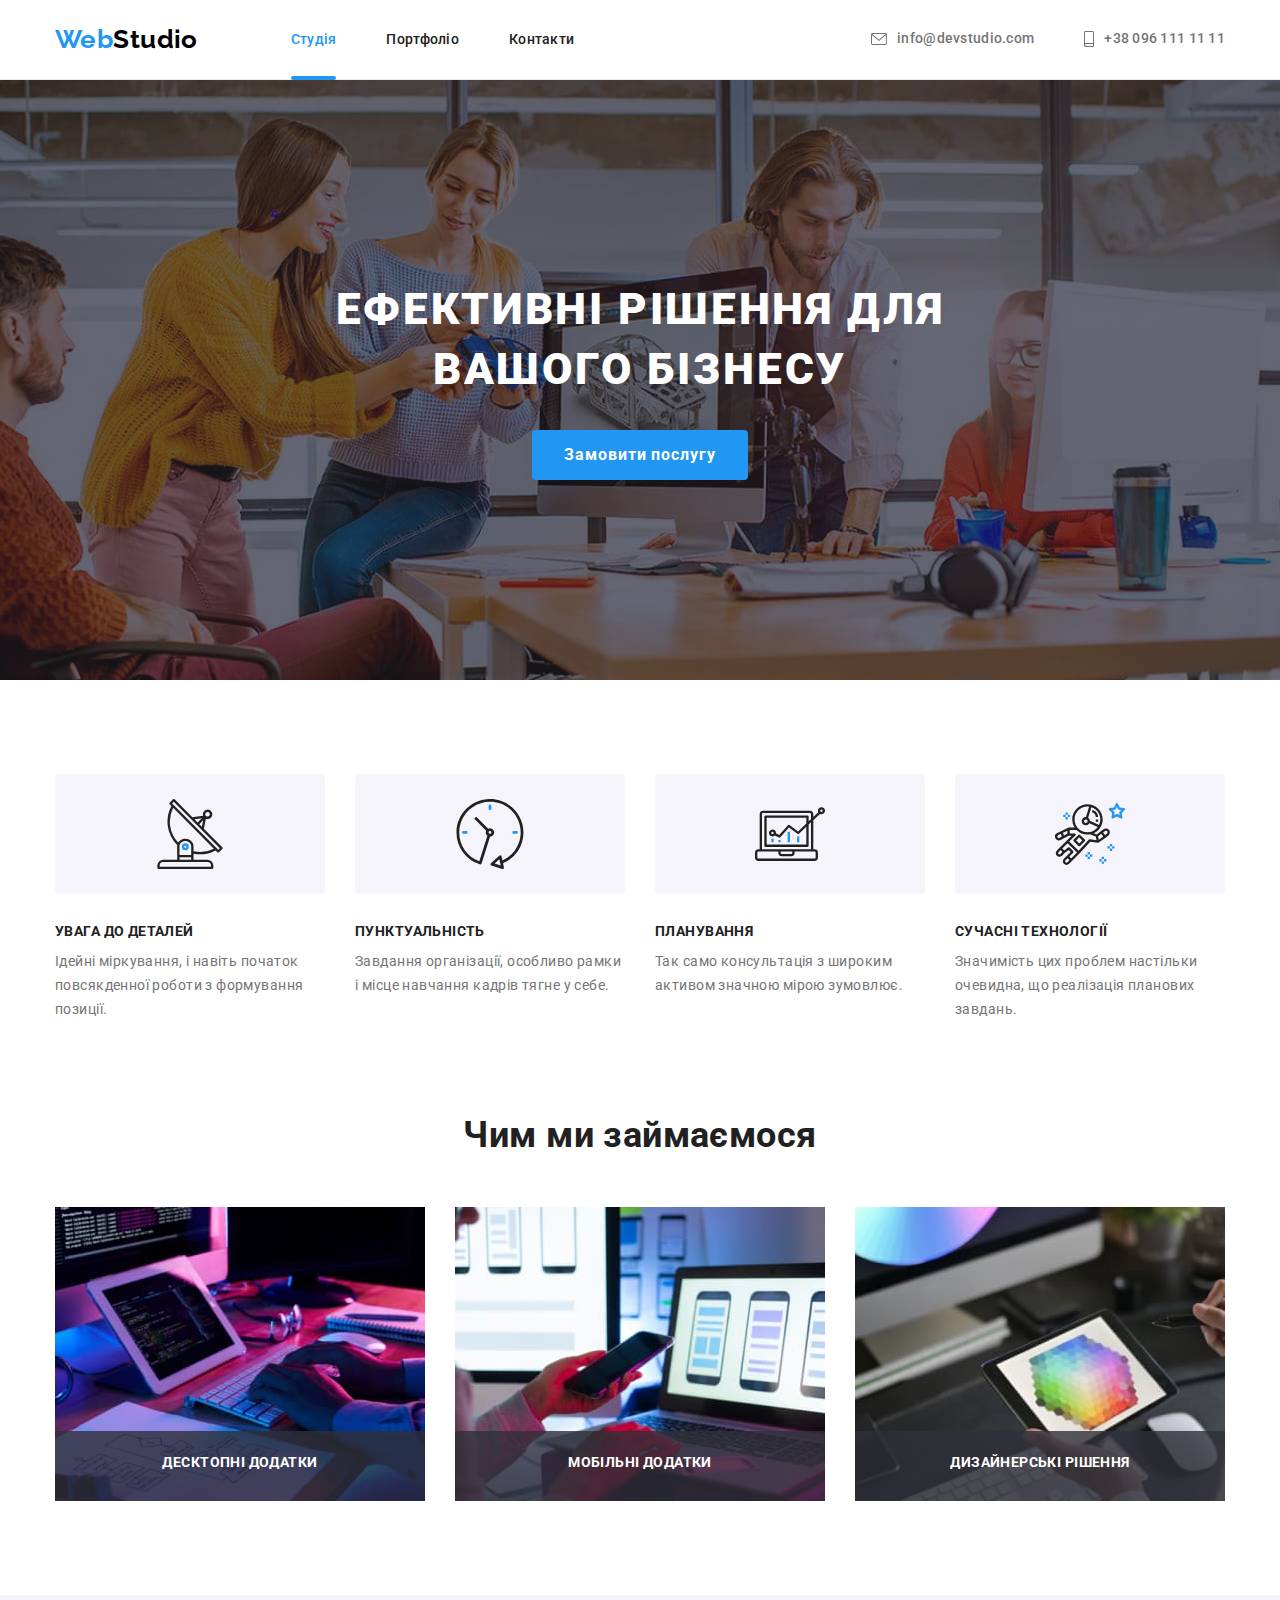
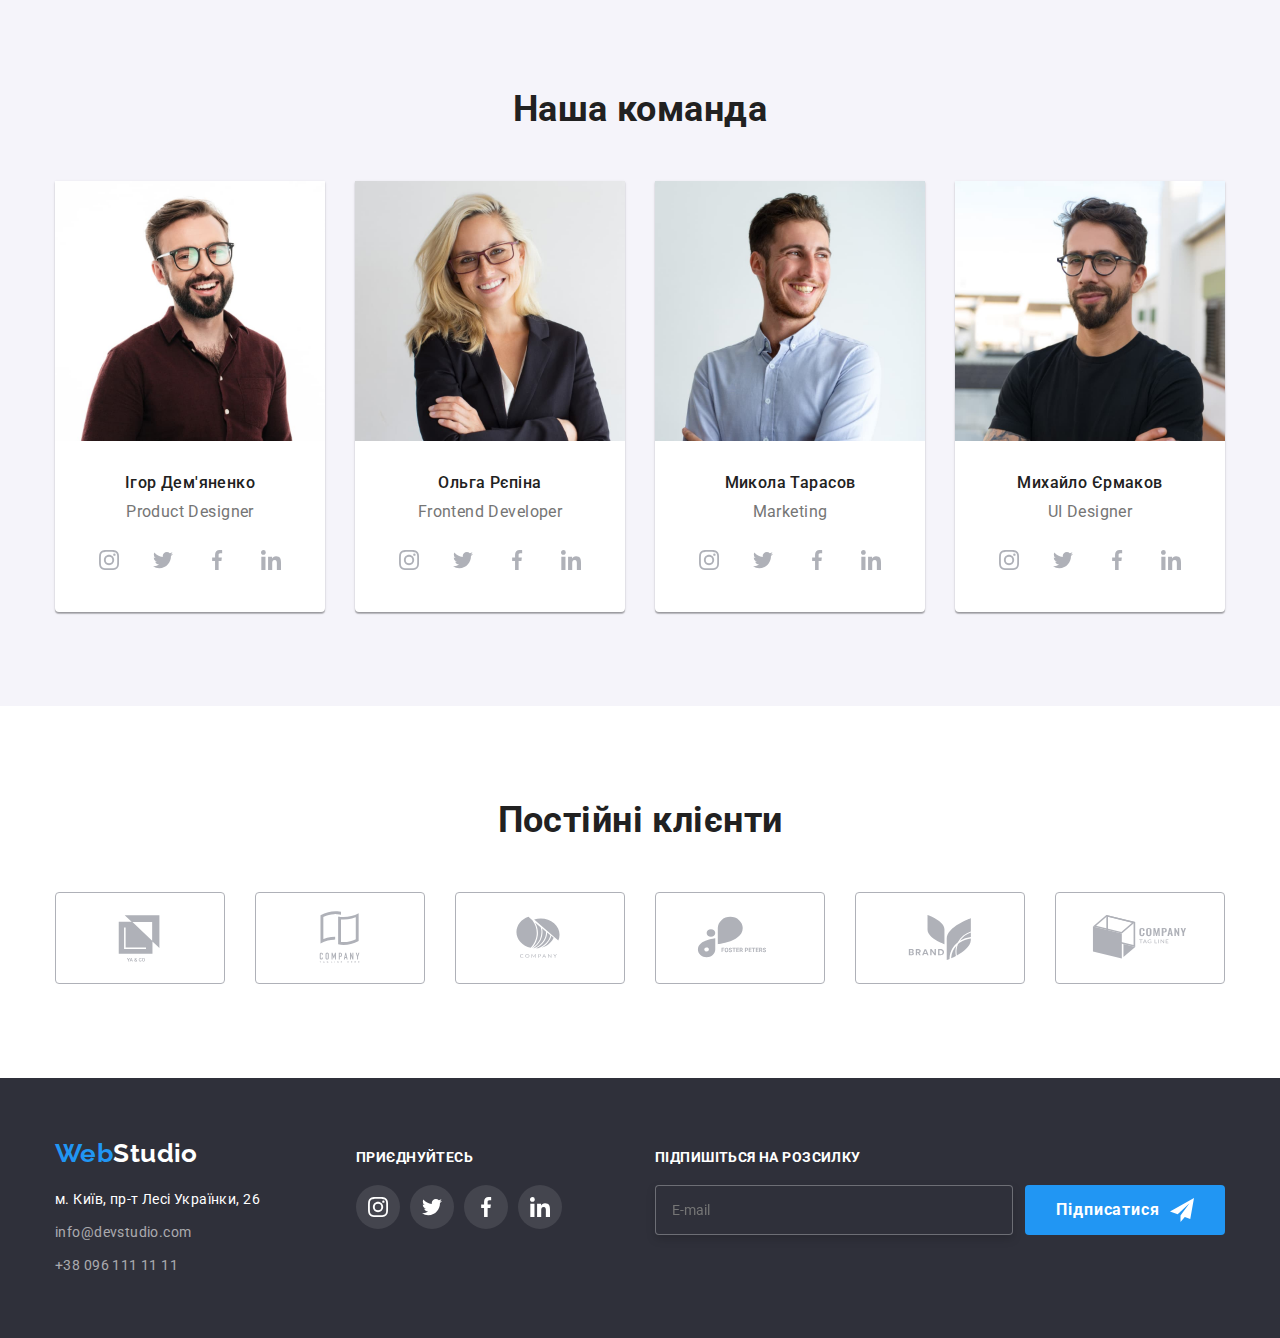
<file: index.html>
<!DOCTYPE html>
<html lang="uk">
<head>
    <meta charset="UTF-8">
    <meta http-equiv="X-UA-Compatible" content="IE=edge">
    <meta name="viewport" content="width=, initial-scale=1.0">
    <title>Document</title>
    <link rel="preconnect" href="https://fonts.googleapis.com">
<link rel="preconnect" href="https://fonts.gstatic.com" crossorigin>
<link href="https://fonts.googleapis.com/css2?family=Raleway:wght@700&family=Roboto:wght@400;500;700;900&display=swap" rel="stylesheet">
<link rel="stylesheet" href="https://cdnjs.cloudflare.com/ajax/libs/modern-normalize/1.1.0/modern-normalize.min.css">
<link rel="stylesheet" href="./css/main.min.css">    
</head>
<body>

    <!-- _____________хедер__________ -->
    <header class="header">
        <div class="container header-flex">
            <a href="./index.html" class="logo link"><span class="logo-web">Web</span>Studio</a>    
            <nav>
                <ul class="site-nav list">
                    <li class="site-nav__item"><a href="./index.html" class="link current">Студія</a></li>
                    <li class="site-nav__item"><a href="./portfolio.html" class="link">Портфоліо</a></li>
                    <li class="site-nav__item"><a href="" class="link">Контакти</a></li>
                </ul>
                </nav>
                <ul class="site-contacts list">
                    <li class="site-contacts__item">
                        <a href="mailto:info@devstudio.com" class="site-contacts__link link">
                        <svg class="site-contacts__icon" width="16" height="12">
                        <use href="./images/icon-sprite/sprite.svg#envelope">
                        </use>
                    </svg>
                    info@devstudio.com</a></li>
                    <li class="site-contacts__item"><a href="tel:+380961111111" class="site-contacts__link link">
                        <svg class="site-contacts__icon" width="10" height="16">
                            <use href="./images/icon-sprite/sprite.svg#smartphone">
                            </use>
                        </svg>
                        +38 096 111 11 11</a></li>
                </ul>
        </div>
    </header>

    <main>
        <!--____________герой_____________-->
        <section class="hero section">
            <div class="container">
                <div>
                    <h1 class="hero__title">Ефективні рішення для вашого бізнесу</h1>
                    <button type="button" class="button" data-modal-open>Замовити послугу</button>
                </div>
            </div>
        </section>

        <!--___________наші переваги_________________-->
        <section class="section about">
            <div class="container">
                <H2 hidden>Наші переваги</H2>
                    <ul class="list advantages-cards">
                        <li class="advantages-cards__item">
                            <div class="advantages-cards__img">
                                <svg width="70" height="70">
                                    <use href="./images/icon-sprite/sprite.svg#antenna"></use>
                                </svg>
                            </div>
                            <h3 class="advantages-cards__title">УВАГА ДО ДЕТАЛЕЙ</h3>
                            <p class="advantages-cards__text">Ідейні міркування, і навіть початок повсякденної роботи з формування позиції.</p>
                        </li>
                        <li class="advantages-cards__item">
                            <div class="advantages-cards__img">
                                <svg width="70" height="70">
                                    <use href="./images/icon-sprite/sprite.svg#clock"></use>
                                </svg>
                            </div>    
                            <h3 class="advantages-cards__title">ПУНКТУАЛЬНІСТЬ</h3>
                            <p class="advantages-cards__text">Завдання організації, особливо рамки і місце навчання кадрів тягне у себе.</p>
                        </li>
                        <li class="advantages-cards__item">
                            <div class="advantages-cards__img">
                                <svg width="70" height="70">
                                    <use href="./images/icon-sprite/sprite.svg#diagram"></use>
                                </svg>
                            </div>
                            <h3 class="advantages-cards__title">ПЛАНУВАННЯ</h3>
                            <p class="advantages-cards__text">Так само консультація з широким активом значною мірою зумовлює.</p>
                        </li>
                        <li class="advantages-cards__item">
                            <div class="advantages-cards__img">
                                <svg width="70" height="70">
                                    <use href="./images/icon-sprite/sprite.svg#astronaut"></use>
                                </svg>
                            </div>
                            <h3 class="advantages-cards__title">СУЧАСНІ ТЕХНОЛОГІЇ</h3>
                            <p class="advantages-cards__text">Значимість цих проблем настільки очевидна, що реалізація планових завдань.</p>
                        </li>
                    </ul>
            </div>
        </section>

        <!--____________Чим ми займаємося____________-->
        <section class="section">
            <div class="container">
                <h2 class="section-title">Чим ми займаємося</h2>
                <ul class="list project-cards">
                 <li class="project-cards__item">
                    <img src="./images/about/img1.jpg" alt="Клавіатура" width="370" height="294">
                    <div class="project-cards__overlay">
                        <p class="project-cards__text">
                            Десктопні додатки
                        </p>
                    </div>
                </li>
                 <li class="project-cards__item">
                    <img src="./images/about/img2.jpg" alt="Телефон" width="370" height="294">
                    <div class="project-cards__overlay">
                        <p class="project-cards__text">
                            Мобільні додатки
                        </p>
                    </div>
                </li>
                 <li class="project-cards__item">
                    <img src="./images/about/img3.jpg" alt="Планшет" width="370" height="294">
                    <div class="project-cards__overlay">
                        <p class="project-cards__text">
                            Дизайнерські рішення
                        </p>
                    </div>
                </li>
                </ul>
            </div>
          
        </section>

        <!--______________Наша команда_______________-->
        <section class="section team">
            <div class="container">
                <h2 class="section-title">Наша команда</h2>
                <ul class="list team-cards">
                    <li class="team-cards__item"><img src="./images/team/img1.jpg" alt="Бородань в окулярах" width="270" height="260">
                        <div class="team-wrapper">
                            <h3 class="team-cards__title">Ігор Дем'яненко</h3>
                            <p class="team-cards__text" lang="en">Product Designer</p>
                            <ul class="socials list">
                                <li class="socials-item">
                                    <a 
                                    class="socials__link link" 
                                    href="https://instagram.com/"
                                    target="_blank"
                                    rel="noopener noreferrer"
                                    aria-label="instagram-icon"
                                    >
                                    <svg class="socials__icon" width="20" height="20">
                                        <use href="./images/icon-sprite/sprite.svg#instagram" ></use>
                                    </svg>
                                </a>
                                </li>
                                <li>
                                    <a 
                                    class="socials__link link" 
                                    href="https://twitter.com/"
                                    target="_blank"
                                    rel="noopener noreferrer"
                                    aria-label="twitter-icon"
                                    >
                                    <svg class="socials__icon" width="20" height="20">
                                        <use href="./images/icon-sprite/sprite.svg#twitter" ></use>
                                    </svg>
                                </a>
                                </li>
                                <li>
                                    <a 
                                    class="socials__link link" 
                                    href="https://facebook.com/"
                                    target="_blank"
                                    rel="noopener noreferrer"
                                    aria-label="facebook-icon"
                                    >
                                    <svg class="socials__icon" width="20" height="20">
                                        <use href="./images/icon-sprite/sprite.svg#facebook" ></use>
                                    </svg>
                                </a>
                                </li>
                                <li>
                                    <a 
                                    class="socials__link link" 
                                    href="https://linkedin.com/"
                                    target="_blank"
                                    rel="noopener noreferrer"
                                    aria-label="linkedin-icon"
                                    >
                                    <svg class="socials__icon" width="20" height="20">
                                        <use href="./images/icon-sprite/sprite.svg#linkedin" ></use>
                                    </svg>
                                </a>
                                </li>
                            </ul>
                        </div> 
                    </li>
                    <li class="team-cards__item"><img src="./images/team/img2.jpg" alt="Блондинка в окулярах" width="270" height="260">
                        <div class="team-wrapper">
                            <h3 class="team-cards__title">Ольга Рєпіна</h3>
                            <p class="team-cards__text" lang="en">Frontend Developer</p>
                            <ul class="socials list">
                                <li class="socials-item">
                                    <a 
                                    class="socials__link link" 
                                    href="https://instagram.com/"
                                    target="_blank"
                                    rel="noopener noreferrer"
                                    aria-label="instagram-icon"
                                    >
                                    <svg class="socials__icon" width="20" height="20">
                                        <use href="./images/icon-sprite/sprite.svg#instagram" ></use>
                                    </svg>
                                </a>
                                </li>
                                <li>
                                    <a 
                                    class="socials__link link" 
                                    href="https://twitter.com/"
                                    target="_blank"
                                    rel="noopener noreferrer"
                                    aria-label="twitter-icon"
                                    >
                                    <svg class="socials__icon" width="20" height="20">
                                        <use href="./images/icon-sprite/sprite.svg#twitter" ></use>
                                    </svg>
                                </a>
                                </li>
                                <li>
                                    <a 
                                    class="socials__link link" 
                                    href="https://facebook.com/"
                                    target="_blank"
                                    rel="noopener noreferrer"
                                    aria-label="facebook-icon"
                                    >
                                    <svg class="socials__icon" width="20" height="20">
                                        <use href="./images/icon-sprite/sprite.svg#facebook" ></use>
                                    </svg>
                                </a>
                                </li>
                                <li>
                                    <a 
                                    class="socials__link link" 
                                    href="https://linkedin.com/"
                                    target="_blank"
                                    rel="noopener noreferrer"
                                    aria-label="linkedin-icon"
                                    >
                                    <svg class="socials__icon" width="20" height="20">
                                        <use href="./images/icon-sprite/sprite.svg#linkedin" ></use>
                                    </svg>
                                </a>
                                </li>
                            </ul>
                        </div>
                        
                    </li>
                    <li class="team-cards__item"><img src="./images/team/img3.jpg" alt="Хлопчина в сорочці" width="270" height="260">
                        <div class="team-wrapper">
                            <h3 class="team-cards__title">Микола Тарасов</h3>
                        <p class="team-cards__text" lang="en">Marketing</p>
                        <ul class="socials list">
                            <li class="socials-item">
                                <a 
                                class="socials__link link" 
                                href="https://instagram.com/"
                                target="_blank"
                                rel="noopener noreferrer"
                                aria-label="instagram-icon"
                                >
                                <svg class="socials__icon" width="20" height="20">
                                    <use href="./images/icon-sprite/sprite.svg#instagram" ></use>
                                </svg>
                            </a>
                            </li>
                            <li>
                                <a 
                                class="socials__link link" 
                                href="https://twitter.com/"
                                target="_blank"
                                rel="noopener noreferrer"
                                aria-label="twitter-icon"
                                >
                                <svg class="socials__icon" width="20" height="20">
                                    <use href="./images/icon-sprite/sprite.svg#twitter" ></use>
                                </svg>
                            </a>
                            </li>
                            <li>
                                <a 
                                class="socials__link link" 
                                href="https://facebook.com/"
                                target="_blank"
                                rel="noopener noreferrer"
                                aria-label="facebook-icon"
                                >
                                <svg class="socials__icon" width="20" height="20">
                                    <use href="./images/icon-sprite/sprite.svg#facebook" ></use>
                                </svg>
                            </a>
                            </li>
                            <li>
                                <a 
                                class="socials__link link" 
                                href="https://linkedin.com/"
                                target="_blank"
                                rel="noopener noreferrer"
                                aria-label="linkedin-icon"
                                >
                                <svg class="socials__icon" width="20" height="20">
                                    <use href="./images/icon-sprite/sprite.svg#linkedin" ></use>
                                </svg>
                            </a>
                            </li>
                        </ul>
                        </div>
                        
                    </li>
                    <li class="team-cards__item"><img src="./images/team/img4.jpg" alt="Бородань в окулярах" width="270" height="260">
                        <div class="team-wrapper">
                            <h3 class="team-cards__title">Михайло Єрмаков</h3>
                        <p class="team-cards__text" lang="en">UI Designer</p>
                        <ul class="socials list">
                            <li class="socials-item">
                                <a 
                                class="socials__link link" 
                                href="https://instagram.com/"
                                target="_blank"
                                rel="noopener noreferrer"
                                aria-label="instagram-icon"
                                >
                                <svg class="socials__icon" width="20" height="20">
                                    <use href="./images/icon-sprite/sprite.svg#instagram" ></use>
                                </svg>
                            </a>
                            </li>
                            <li>
                                <a 
                                class="socials__link link" 
                                href="https://twitter.com/"
                                target="_blank"
                                rel="noopener noreferrer"
                                aria-label="twitter-icon"
                                >
                                <svg class="socials__icon" width="20" height="20">
                                    <use href="./images/icon-sprite/sprite.svg#twitter" ></use>
                                </svg>
                            </a>
                            </li>
                            <li>
                                <a 
                                class="socials__link link" 
                                href="https://facebook.com/"
                                target="_blank"
                                rel="noopener noreferrer"
                                aria-label="facebook-icon"
                                >
                                <svg class="socials__icon" width="20" height="20">
                                    <use href="./images/icon-sprite/sprite.svg#facebook" ></use>
                                </svg>
                            </a>
                            </li>
                            <li>
                                <a 
                                class="socials__link link" 
                                href="https://linkedin.com/"
                                target="_blank"
                                rel="noopener noreferrer"
                                aria-label="linkedin-icon"
                                >
                                <svg class="socials__icon" width="20" height="20">
                                    <use href="./images/icon-sprite/sprite.svg#linkedin" ></use>
                                </svg>
                            </a>
                            </li>
                        </ul>
                        </div>
                    </li>
                </ul>
            </div>
        </section>

        <!-- __________Постійні клієнти_____________ -->
        <section class="section">
            <div class="container">
                <h2 class="section-title">Постійні клієнти</h2>
                <ul class="clients list">
                    <li>
                        <a 
                        class="clients__link link" 
                        href="#"
                        target="_blank"
                        rel="noopener noreferrer"
                        aria-label="clients-icon"
                        >
                        <svg class="clients__icon" width="106" height="60">
                            <use href="./images/icon-sprite/sprite.svg#Logo1" ></use>
                        </svg>
                    </a>
                    </li>
                    <li>
                        <a 
                        class="clients__link link" 
                        href="#"
                        target="_blank"
                        rel="noopener noreferrer"
                        aria-label="clients-icon"
                        >
                        <svg class="clients__icon" width="106" height="60">
                            <use href="./images/icon-sprite/sprite.svg#Logo2" ></use>
                        </svg>
                    </a>
                    </li>
                    <li>
                        <a 
                        class="clients__link link" 
                        href="#"
                        target="_blank"
                        rel="noopener noreferrer"
                        aria-label="clients-icon"
                        >
                        <svg class="clients__icon" width="106" height="60">
                            <use href="./images/icon-sprite/sprite.svg#Logo3" ></use>
                        </svg>
                    </a>
                    </li>
                    <li>
                        <a 
                        class="clients__link link" 
                        href="#"
                        target="_blank"
                        rel="noopener noreferrer"
                        aria-label="clients-icon"
                        >
                        <svg class="clients__icon" width="106" height="60">
                            <use href="./images/icon-sprite/sprite.svg#Logo4" ></use>
                        </svg>
                    </a>
                    </li>
                    <li>
                        <a 
                        class="clients__link link" 
                        href="#"
                        target="_blank"
                        rel="noopener noreferrer"
                        aria-label="clients__icon"
                        >
                        <svg class="clients__icon" width="106" height="60">
                            <use href="./images/icon-sprite/sprite.svg#Logo5" ></use>
                        </svg>
                    </a>
                    </li>
                    <li>
                        <a 
                        class="clients__link link" 
                        href="#"
                        target="_blank"
                        rel="noopener noreferrer"
                        aria-label="clients-icon"
                        >
                        <svg class="clients__icon" width="106" height="60">
                            <use href="./images/icon-sprite/sprite.svg#Logo6" ></use>
                        </svg>
                    </a>
                    </li>
                </ul>
            </div>
        </section>
    </main>

            <!-- __________футер______________ -->
<footer class="footer">
    <div class="container contacts-container">
        <div class="contacts-box">
            <a href="./index.html" class="logo-footer link"><span class="logo-footer-web">Web</span>Studio</a>
            <address>
                <ul class=" footer-list list">
                    <li><a href="https://goo.gl/maps/w9s5J1ihxV17ay8fA" target="_blank" rel="noreferrer noopener" class="footer-list__address link">м. Київ, пр-т Лесі Українки, 26</a></li>
                    <li><a href="mailto:info@devstudio.com" class="footer-list__contacts link">info@devstudio.com</a></li>
                    <li><a href="tel:+380961111111" class="footer-list__contacts link">+38 096 111 11 11</a></li>
                </ul>
            </address>
        </div>
        
        <div class="link-box">
            <h2 class="footer-title">приєднуйтесь</h2>
            <ul class="footer-social list">
                <li class="footer-item">
                    <a 
                    class="footer-social__link link" 
                    href="https://instagram.com/"
                    target="_blank"
                    rel="noopener noreferrer"
                    aria-label="instagram-icon"
                    >
                    <svg class="footer-social__icon" width="20" height="20">
                        <use href="./images/icon-sprite/sprite.svg#instagram" ></use>
                    </svg>
                </a>
                </li>
                <li>
                    <a 
                    class="footer-social__link link" 
                    href="https://twitter.com/"
                    target="_blank"
                    rel="noopener noreferrer"
                    aria-label="twitter-icon"
                    >
                    <svg class="footer-social__icon" width="20" height="20">
                        <use href="./images/icon-sprite/sprite.svg#twitter" ></use>
                    </svg>
                </a>
                </li>
                <li>
                    <a 
                    class="footer-social__link link" 
                    href="https://facebook.com/"
                    target="_blank"
                    rel="noopener noreferrer"
                    aria-label="facebook-icon"
                    >
                    <svg class="footer-social__icon" width="20" height="20">
                        <use href="./images/icon-sprite/sprite.svg#facebook" ></use>
                    </svg>
                </a>
                </li>
                <li>
                    <a 
                    class="footer-social__link link" 
                    href="https://linkedin.com/"
                    target="_blank"
                    rel="noopener noreferrer"
                    aria-label="linkedin-icon"
                    >
                    <svg class="footer-social__icon" width="20" height="20">
                        <use href="./images/icon-sprite/sprite.svg#linkedin" ></use>
                    </svg>
                </a>
                </li> 
            </ul>
        </div>

        <div class="subscribe">
            <p class="subscribe__text">Підпишіться на розсилку</p>
            <form class="footer-form" name="footer-form">
<div class="subscribe-box">
    <input class="subscribe__form" type="text" name="form" placeholder="E-mail">
    <button class="subscribe__button" type="submit">Підписатися <svg class="subscribe__icon" width="24" height="24">
            <use href="./images/icon-sprite/sprite.svg#send-modal"></use>
        </svg></button>
</div>
            </form>
            
        </div>

    </div>
</footer>

<!-- Модальне вікно -->
<div class="backdrop is-hidden" data-modal>
<div class="modal">
<button class="modal-btn" data-modal-close>
    <svg class="modal-icon" width="18" height="18">
        <use href="./images/icon-sprite/sprite.svg#close-modal"></use>
    </svg>
</button>
<strong class="modal-label">Залиште свої дані, ми вам передзвонимо</strong>
<form class="modal-form" name="modal_form">
    <div class="modal-form-group" role="group">
        <label class="modal-form-label" for="user_name">Ім'я</label>
        <div class="mofal-form-wrapper">
            <input class="modal-form-field" type="text" name="user_name" id="user_name">
            <svg class="modal-form-icon" width="18" height="18">
                <use href="./images/icon-sprite/sprite.svg#person-modal"></use>
            </svg>
        </div>
        <label class="modal-form-label" for="user_phone">Телефон</label>
        <div class="mofal-form-wrapper">
            <input class="modal-form-field" type="tel" name="user_phone" id="user_phone">
            <svg class="modal-form-icon" width="18" height="18">
                <use href="./images/icon-sprite/sprite.svg#phone-modal"></use>
            </svg>
        </div>
        <label class="modal-form-label" for="user_mail">Пошта</label>
        <div class="mofal-form-wrapper">
            <input class="modal-form-field" type="email" name="user_mail" id="user_mail">
            <svg class="modal-form-icon" width="18" height="18">
                <use href="./images/icon-sprite/sprite.svg#email-modal"></use>
            </svg>
        </div>
        <label class="modal-form-label" for="user_message">Коментар</label>
        <textarea 
        placeholder="Введіть текст"
        class="modal-form-message"
        name="user_message" 
        id="user_message" 
        rows="6"
        ></textarea>
    </div>
    <div class="modal-form-agreement" role="group">
        <input class="modal-form-checkbox" type="checkbox" id="user_agreement">
        <label class="modal-form-agreement-desc" for="user_agreement">Погоджуюся з розсилкою та приймаю <a class="modal-form-agreement-link" href="">Умови договору</a></label>
    </div>
    <button class="modal-form-btn button" type="submit">Відправити</button>
</form>
</div>
</div>

<script src="./js/modal.js"></script>

</body>
</html>
</file>
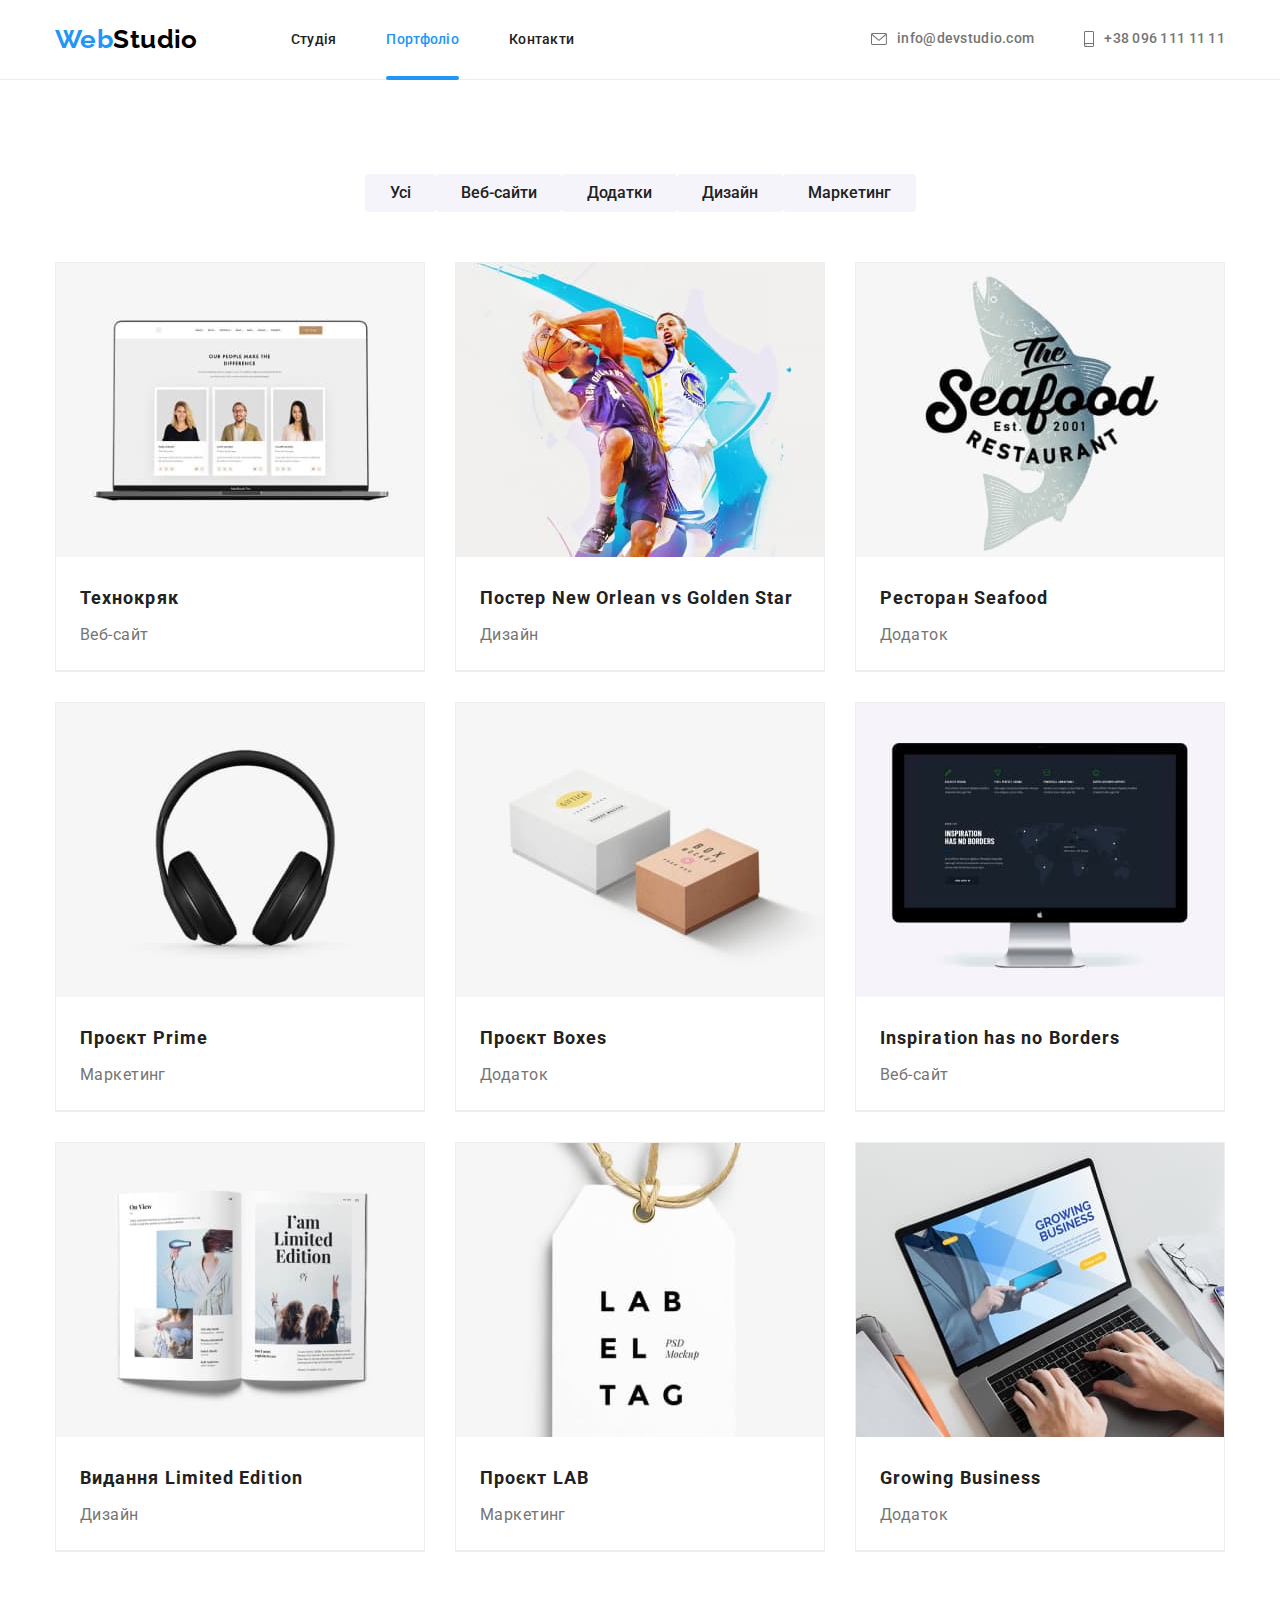
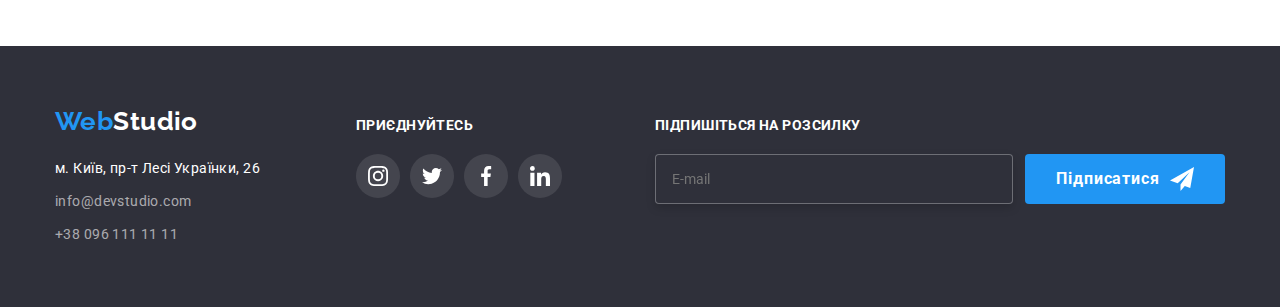
<file: portfolio.html>
<!DOCTYPE html>
<html lang="uk">
<head>
    <meta charset="UTF-8">
    <meta http-equiv="X-UA-Compatible" content="IE=edge">
    <meta name="viewport" content="width=device-width, initial-scale=1.0">
    <title>Document</title>
    <link rel="preconnect" href="https://fonts.googleapis.com">
<link rel="preconnect" href="https://fonts.gstatic.com" crossorigin>
<link href="https://fonts.googleapis.com/css2?family=Raleway:wght@700&family=Roboto:wght@400;500;700;900&display=swap" rel="stylesheet">
<link rel="stylesheet" href="https://cdnjs.cloudflare.com/ajax/libs/modern-normalize/1.1.0/modern-normalize.min.css">
<link rel="stylesheet" href="./css/main.min.css">
</head>
<body>
    <!-- __________хедер____________ -->
    <header class="header">
        <div class="container header-flex">
            <a href="./index.html" class="logo link"><span class="logo-web">Web</span>Studio</a>
            <nav>
                <ul class="site-nav list">
                    <li class="site-nav__item"><a href="./index.html" class="link">Студія</a></li>
                    <li class="site-nav__item"><a href="./portfolio.html" class="link current">Портфоліо</a></li>
                    <li class="site-nav__item"><a href="" class="link">Контакти</a></li>
                </ul>
            </nav>
            <ul class="site-contacts list">
                <li class="site-contacts__item">
                    <a href="mailto:info@devstudio.com" class="site-contacts__link link">
                        <svg class="site-contacts__icon" width="16" height="12">
                            <use href="./images/icon-sprite/sprite.svg#envelope">
                            </use>
                        </svg>
                        info@devstudio.com</a>
                </li>
                <li class="site-contacts__item"><a href="tel:+380961111111" class="site-contacts__link link">
                        <svg class="site-contacts__icon" width="10" height="16">
                            <use href="./images/icon-sprite/sprite.svg#smartphone">
                            </use>
                        </svg>
                        +38 096 111 11 11</a></li>
            </ul>
        </div>
    </header>

    <main>

        <!-- _____________кнопки "наші проекти"______________ -->
<section class="section">
    <div class="container">
        <h1 hidden>Наші проекти</h1>
        <ul class="list galery-button">
            <li class="item"><button type="button" class="galery-button__button">Усі</button></li>
            <li class="item"><button type="button" class="galery-button__button">Веб-сайти</button></li>
            <li class="item"><button type="button" class="galery-button__button">Додатки</button></li>
            <li class="item"><button type="button" class="galery-button__button">Дизайн</button></li>
            <li class="item"><button type="button" class="galery-button__button">Маркетинг</button></li>
        </ul>
        <ul class="galery list">
                <li class="galery-element">
                <div class="galery-thumb">
                        <img src="./images/galery/img1.jpg" alt="ноутбук" width="370" height="294">
                    <div class="galery-overlay">
                        <p class="galery-overlay-text">
                            Ресурс пропонує комплексні пропозиції з різним рівнем функціоналу та сервісів. Все це дозволить відвідувачу
                            отримати
                            вичерпні відомості про компанію чи приватну особу.
                        </p>
                    </div>
                </div>
                <div class="galery-card">
                    <h2 class="title">Технокряк</h2>
                    <p class="text">Веб-сайт</p>
                </div>    
            </li>
            <li class="galery-element">
                <div class="galery-thumb">
                    <img src="./images/galery/img2.jpg" alt="гравці в баскетбол" width="370" height="294">
                    <div class="galery-overlay">
                        <p class="galery-overlay-text">
                            Ресурс пропонує комплексні пропозиції з різним рівнем функціоналу та сервісів. Все це дозволить відвідувачу
                            отримати
                            вичерпні відомості про компанію чи приватну особу.
                        </p>
                    </div>
                </div>
                
                <div class="galery-card">
                    <h2 class="title">Постер New Orlean vs Golden Star</h2>
                    <p class="text">Дизайн</p>
                </div>
                
            </li>
            <li class="galery-element">
                <div class="galery-thumb">
                <img src="./images/galery/img3.jpg" alt="назва ресторану" width="370" height="294">
                <div class="galery-overlay">
                    <p class="galery-overlay-text">
                        Ресурс пропонує комплексні пропозиції з різним рівнем функціоналу та сервісів. Все це дозволить відвідувачу
                        отримати
                        вичерпні відомості про компанію чи приватну особу.
                    </p>
                </div>
                </div>
                
                <div class="galery-card">
                    <h2 class="title">Ресторан Seafood</h2>
                    <p class="text">Додаток</p>
                </div>
                
            </li>
            <li class="galery-element">
                <div class="galery-thumb">
                <img src="./images/galery/img4.jpg" alt="навушники" width="370" height="294">
                <div class="galery-overlay">
                    <p class="galery-overlay-text">
                        Ресурс пропонує комплексні пропозиції з різним рівнем функціоналу та сервісів. Все це дозволить відвідувачу
                        отримати
                        вичерпні відомості про компанію чи приватну особу.
                    </p>
                </div>
                </div>
                
                <div class="galery-card">
                    <h2 class="title">Проєкт Prime</h2>
                    <p class="text">Маркетинг</p>
                </div>
                
            </li>
            <li class="galery-element">
                <div class="galery-thumb">
                <img src="./images/galery/img5.jpg" alt="дві коробки" width="370" height="294">
                <div class="galery-overlay">
                    <p class="galery-overlay-text">
                        Ресурс пропонує комплексні пропозиції з різним рівнем функціоналу та сервісів. Все це дозволить відвідувачу
                        отримати
                        вичерпні відомості про компанію чи приватну особу.
                    </p>
                </div>
                </div>
                
                <div class="galery-card">
                    <h2 class="title">Проєкт Boxes</h2>
                    <p class="text">Додаток</p>
                </div>
                
            </li>
            <li class="galery-element">
                <div class="galery-thumb">
                <img src="./images/galery/img6.jpg" alt="монітор" width="370" height="294">
                <div class="galery-overlay">
                    <p class="galery-overlay-text">
                        Ресурс пропонує комплексні пропозиції з різним рівнем функціоналу та сервісів. Все це дозволить відвідувачу
                        отримати
                        вичерпні відомості про компанію чи приватну особу.
                    </p>
                </div>
                </div>
                
                <div class="galery-card">
                    <h2 class="title" lang="en">Inspiration has no Borders</h2>
                    <p class="text">Веб-сайт</p>
                </div>
                
            </li>
            <li class="galery-element">
                <div class="galery-thumb">
                <img src="./images/galery/img7.jpg" alt="книжка" width="370" height="294">
                <div class="galery-overlay">
                    <p class="galery-overlay-text">
                        Ресурс пропонує комплексні пропозиції з різним рівнем функціоналу та сервісів. Все це дозволить відвідувачу
                        отримати
                        вичерпні відомості про компанію чи приватну особу.
                    </p>
                </div>
                </div>
                
                <div class="galery-card">
                    <h2 class="title">Видання Limited Edition</h2>
                    <p class="text">Дизайн</p>
                </div>
                
            </li>
            <li class="galery-element">
                <div class="galery-thumb">
                <img src="./images/galery/img8.jpg" alt="етикетка" width="370" height="294">
                <div class="galery-overlay">
                    <p class="galery-overlay-text">
                        Ресурс пропонує комплексні пропозиції з різним рівнем функціоналу та сервісів. Все це дозволить відвідувачу
                        отримати
                        вичерпні відомості про компанію чи приватну особу.
                    </p>
                </div>
                </div>
                
                <div class="galery-card">
                    <h2 class="title">Проєкт LAB</h2>
                    <p class="text">Маркетинг</p>
                </div>
                
            </li>
            <li class="galery-element">
                <div class="galery-thumb">
                <img src="./images/galery/img9.jpg" alt="ноутбук" width="370" height="294">
                <div class="galery-overlay">
                    <p class="galery-overlay-text">
                        Ресурс пропонує комплексні пропозиції з різним рівнем функціоналу та сервісів. Все це дозволить відвідувачу
                        отримати
                        вичерпні відомості про компанію чи приватну особу.
                    </p>
                </div>
                </div>
                
                <div class="galery-card">
                    <h2 class="title" lang="en">Growing Business</h2>
                    <p class="text">Додаток</p>
                </div>
                
            </li>
        </ul>
    </div>
</section>
    </main>

<!-- ______________футер_____________ -->

<footer class="footer">
    <div class="container contacts-container">
        <div class="contacts-box">
            <a href="./index.html" class="logo-footer link"><span class="logo-footer-web">Web</span>Studio</a>
            <address>
                <ul class=" footer-list list">
                    <li><a href="https://goo.gl/maps/w9s5J1ihxV17ay8fA" target="_blank" rel="noreferrer noopener"
                            class="footer-list__address link">м. Київ, пр-т Лесі Українки, 26</a></li>
                    <li><a href="mailto:info@devstudio.com" class="footer-list__contacts link">info@devstudio.com</a>
                    </li>
                    <li><a href="tel:+380961111111" class="footer-list__contacts link">+38 096 111 11 11</a></li>
                </ul>
            </address>
        </div>

        <div class="link-box">
            <h2 class="footer-title">приєднуйтесь</h2>
            <ul class="footer-social list">
                <li class="footer-item">
                    <a class="footer-social__link link" href="https://instagram.com/" target="_blank"
                        rel="noopener noreferrer" aria-label="instagram-icon">
                        <svg class="footer-social__icon" width="20" height="20">
                            <use href="./images/icon-sprite/sprite.svg#instagram"></use>
                        </svg>
                    </a>
                </li>
                <li>
                    <a class="footer-social__link link" href="https://twitter.com/" target="_blank"
                        rel="noopener noreferrer" aria-label="twitter-icon">
                        <svg class="footer-social__icon" width="20" height="20">
                            <use href="./images/icon-sprite/sprite.svg#twitter"></use>
                        </svg>
                    </a>
                </li>
                <li>
                    <a class="footer-social__link link" href="https://facebook.com/" target="_blank"
                        rel="noopener noreferrer" aria-label="facebook-icon">
                        <svg class="footer-social__icon" width="20" height="20">
                            <use href="./images/icon-sprite/sprite.svg#facebook"></use>
                        </svg>
                    </a>
                </li>
                <li>
                    <a class="footer-social__link link" href="https://linkedin.com/" target="_blank"
                        rel="noopener noreferrer" aria-label="linkedin-icon">
                        <svg class="footer-social__icon" width="20" height="20">
                            <use href="./images/icon-sprite/sprite.svg#linkedin"></use>
                        </svg>
                    </a>
                </li>
            </ul>
        </div>

        <div class="subscribe">
            <p class="subscribe__text">Підпишіться на розсилку</p>
            <form class="footer-form" name="footer-form">
                <div class="subscribe-box">
                    <input class="subscribe__form" type="text" name="form" placeholder="E-mail">
                    <button class="subscribe__button" type="submit">Підписатися <svg class="subscribe__icon" width="24"
                            height="24">
                            <use href="./images/icon-sprite/sprite.svg#send-modal"></use>
                        </svg></button>
                </div>
            </form>

        </div>

    </div>
</footer>
</body>
</html>
</file>
<file: css/main.min.css>
:root{--primary-text-color: #757575;--secondary-text-color: #FFFFFF;--title-text-color: #212121;--accent-color: #2196F3}body{background-color:var(--secondary-text-color);color:var(--primary-text-color);font-family:roboto,sans-serif;font-size:14px;letter-spacing:.03em}address{font-style:normal}.img{display:block;max-width:100%;height:auto}h1,h2,h3,h4,h5,h6,ul,p{margin:0;padding:0}.list{list-style:none}.link{text-decoration:none}.container{width:1200px;margin-left:auto;margin-right:auto;padding-left:15px;padding-right:15px}.section{padding-top:94px;padding-bottom:94px}.section-title{color:var(--title-text-color);font-size:36px;line-height:1.16;text-align:center}.site-nav .current::after{position:absolute;bottom:-1px;content:"";display:block;width:100%;height:4px;border-radius:2px;background-color:var(--accent-color)}.header{border-bottom:1px solid #ececec;padding:24px 0}.header-flex{display:-webkit-box;display:-ms-flexbox;display:flex;-webkit-box-align:center;-ms-flex-align:center;align-items:center}.site-nav{display:-webkit-box;display:-ms-flexbox;display:flex}.site-nav__item+.site-nav__item{margin-left:50px}.site-contacts{display:-webkit-box;display:-ms-flexbox;display:flex;margin-left:auto}.site-contacts__item+.site-contacts__item{margin-left:50px}.logo{margin-right:93px;color:#000;font-family:"Raleway";font-weight:700;font-size:26px;line-height:1.19}.logo-web{color:var(--accent-color)}.site-nav .link.current{position:relative;color:var(--accent-color)}.site-nav .link{padding-top:32px;padding-bottom:32px;color:var(--title-text-color);font-weight:500;line-height:1.14;letter-spacing:.02em;-webkit-transition:color 250ms cubic-bezier(0.4, 0, 0.2, 1);transition:color 250ms cubic-bezier(0.4, 0, 0.2, 1)}.site-nav .link:hover,.site-nav .link:focus{color:var(--accent-color)}.site-contacts__link{color:var(--primary-text-color);font-weight:500;line-height:1.14;letter-spacing:.02em;-webkit-transition:color 250ms cubic-bezier(0.4, 0, 0.2, 1);transition:color 250ms cubic-bezier(0.4, 0, 0.2, 1)}.site-contacts__link:hover,.site-contacts__link:focus{color:var(--accent-color)}.site-contacts__icon{fill:currentColor}.site-contacts__link{display:-webkit-box;display:-ms-flexbox;display:flex;-webkit-box-align:center;-ms-flex-align:center;align-items:center;gap:10px}.footer{background-color:#2f303a;padding:60px 0}.footer-list{display:-webkit-box;display:-ms-flexbox;display:flex;-webkit-box-orient:vertical;-webkit-box-direction:normal;-ms-flex-direction:column;flex-direction:column;gap:9px}.logo-footer{display:block;margin-bottom:20px;color:var(--secondary-text-color);font-family:"Raleway";font-weight:700;font-size:26px;line-height:1.19}.logo-footer-web{color:var(--accent-color)}.footer-list__address{line-height:1.71;color:var(--secondary-text-color)}.footer-list__contacts{font-size:14px;line-height:1.71;color:rgba(255,255,255,.6);-webkit-transition:color 250ms cubic-bezier(0.4, 0, 0.2, 1);transition:color 250ms cubic-bezier(0.4, 0, 0.2, 1)}.footer-list__contacts:hover,.footer-list__contacts:focus{color:var(--accent-color)}.footer-social{display:-webkit-box;display:-ms-flexbox;display:flex;-webkit-box-align:center;-ms-flex-align:center;align-items:center;gap:10px;margin-top:20px}.footer-social__link{display:-webkit-box;display:-ms-flexbox;display:flex;-webkit-box-pack:center;-ms-flex-pack:center;justify-content:center;-webkit-box-align:center;-ms-flex-align:center;align-items:center;width:44px;height:44px;border-radius:50%;background-color:rgba(255,255,255,.1);color:#fff;-webkit-transition:background-color 250ms cubic-bezier(0.4, 0, 0.2, 1);transition:background-color 250ms cubic-bezier(0.4, 0, 0.2, 1)}.footer-social__link:hover,.footer-social__link:focus{background-color:var(--accent-color);color:#fff}.footer-social__icon{fill:currentColor}.footer-title{font-size:14px;line-height:1.14;letter-spacing:.03em;text-transform:uppercase;color:#fff}.contacts-container{display:-webkit-box;display:-ms-flexbox;display:flex;-webkit-box-align:baseline;-ms-flex-align:baseline;align-items:baseline}.contacts-box{min-width:231px;margin-right:70px}.link-box{margin-right:93px}.subscribe-box{display:-webkit-box;display:-ms-flexbox;display:flex;margin-top:20px;padding:0;margin:0;-webkit-box-align:center;-ms-flex-align:center;align-items:center;gap:12px}.subscribe__text{font-weight:700;font-size:14px;line-height:1.14;letter-spacing:.03em;text-transform:uppercase;margin-bottom:20px;color:#fff}.subscribe__form{width:358px;height:50px;outline-offset:-1px;padding:15px 16px;color:var(--secondary-text-color);border:1px solid rgba(255,255,255,.3);-webkit-filter:drop-shadow(0px 4px 4px rgba(0, 0, 0, 0.15));filter:drop-shadow(0px 4px 4px rgba(0, 0, 0, 0.15));border-radius:4px;background-color:#2f303a;-webkit-transition:outline 250ms cubic-bezier(0.4, 0, 0.2, 1);transition:outline 250ms cubic-bezier(0.4, 0, 0.2, 1)}.subscribe__form:focus{outline-color:rgba(255,255,255,.3);background-color:ffffff}.subscribe__button{display:-webkit-box;display:-ms-flexbox;display:flex;-webkit-box-pack:center;-ms-flex-pack:center;justify-content:center;-webkit-box-align:center;-ms-flex-align:center;align-items:center;gap:10px;border:1px rgba(0,0,0,0);width:200px;height:50px;border-radius:4px;padding:10px 28px;color:var(--secondary-text-color);background-color:var(--accent-color);font-weight:700;font-size:16px;line-height:1.88;letter-spacing:.06em;cursor:pointer}.subscribe__icon{fill:var(--secondary-text-color)}.hero__title{width:696px;margin-left:auto;margin-right:auto;font-weight:900;font-size:44px;line-height:1.36;color:var(--secondary-text-color);text-align:center;letter-spacing:.06em;text-transform:uppercase}.button{border:1px rgba(0,0,0,0);display:block;border:1px rgba(0,0,0,0);margin-top:30px;margin-left:auto;margin-right:auto;border-radius:4px;padding:10px 32px;background-color:var(--accent-color);font-weight:700;font-size:16px;line-height:1.88;letter-spacing:.06em;cursor:pointer;color:var(--secondary-text-color)}.hero{max-width:1600px;padding:200px 0;margin-left:auto;margin-right:auto;background-color:#c4c4c4;background-image:-webkit-gradient(linear, left top, right top, from(rgba(47, 48, 58, 0.4)), to(rgba(47, 48, 58, 0.4))),url(../images/hero/Img.jpg);background-image:linear-gradient(to right, rgba(47, 48, 58, 0.4), rgba(47, 48, 58, 0.4)),url(../images/hero/Img.jpg);background-repeat:no-repeat;background-position:center;background-size:cover}.about{padding-bottom:0}.advantages-cards{display:-webkit-box;display:-ms-flexbox;display:flex}.advantages-cards__item{width:270px}.advantages-cards__item+.advantages-cards__item{margin-left:30px}.advantages-cards__img{display:-webkit-box;display:-ms-flexbox;display:flex;-webkit-box-pack:center;-ms-flex-pack:center;justify-content:center;-webkit-box-align:center;-ms-flex-align:center;align-items:center;width:270px;height:120px;border-radius:4px;background-color:#f5f4fa}.advantages-cards__title{margin-top:30px;font-size:14px;line-height:1.14;color:var(--title-text-color)}.advantages-cards__text{margin-top:10px;line-height:1.71}.project-cards{display:-webkit-box;display:-ms-flexbox;display:flex;margin-top:50px}.project-cards__item+.project-cards__item{margin-left:30px}.project-cards__item{height:294px;position:relative}.project-cards__overlay{width:100%;position:absolute;bottom:0;padding-top:24px;padding-bottom:30px;background-color:rgba(47,48,58,.8)}.project-cards__text{font-style:normal;font-weight:700;font-size:14px;line-height:1.14;text-align:center;letter-spacing:.03em;text-transform:uppercase;color:#fff}.team-wrapper{padding:30px 10px}.team{background-color:#f5f4fa}.team-cards{display:-webkit-box;display:-ms-flexbox;display:flex;margin-top:50px}.team-cards__item{background:#fff;-webkit-box-shadow:0px 1px 3px rgba(0,0,0,.12),0px 1px 1px rgba(0,0,0,.14),0px 2px 1px rgba(0,0,0,.2);box-shadow:0px 1px 3px rgba(0,0,0,.12),0px 1px 1px rgba(0,0,0,.14),0px 2px 1px rgba(0,0,0,.2);border-radius:0px 0px 4px 4px}.team-cards__item+.team-cards__item{margin-left:30px}.team-cards__title{text-align:center;font-weight:500;font-size:16px;line-height:1.18;color:var(--title-text-color)}.team-cards__text{margin-top:10px;margin-bottom:16px;text-align:center;font-size:16px;line-height:1.18}.socials{display:-webkit-box;display:-ms-flexbox;display:flex;-webkit-box-pack:center;-ms-flex-pack:center;justify-content:center;-webkit-box-align:center;-ms-flex-align:center;align-items:center;gap:10px}.socials__link{display:-webkit-box;display:-ms-flexbox;display:flex;-webkit-box-pack:center;-ms-flex-pack:center;justify-content:center;-webkit-box-align:center;-ms-flex-align:center;align-items:center;width:44px;height:44px;border-radius:50%;background-color:#fff;color:#afb1b8;-webkit-transition:color 250ms cubic-bezier(0.4, 0, 0.2, 1),background-color 250ms cubic-bezier(0.4, 0, 0.2, 1);transition:color 250ms cubic-bezier(0.4, 0, 0.2, 1),background-color 250ms cubic-bezier(0.4, 0, 0.2, 1)}.socials__link:hover,.socials__link:focus{background-color:var(--accent-color);color:#fff}.socials__icon{fill:currentColor}.clients{display:-webkit-box;display:-ms-flexbox;display:flex;-webkit-box-pack:center;-ms-flex-pack:center;justify-content:center;-webkit-box-align:center;-ms-flex-align:center;align-items:center;gap:30px;margin-top:50px}.clients__link{display:-webkit-box;display:-ms-flexbox;display:flex;-webkit-box-pack:center;-ms-flex-pack:center;justify-content:center;-webkit-box-align:center;-ms-flex-align:center;align-items:center;width:170px;height:92px;color:#afb1b8;border:1px solid #afb1b8;border-radius:4px;-webkit-transition:color 250ms cubic-bezier(0.4, 0, 0.2, 1),border 250ms cubic-bezier(0.4, 0, 0.2, 1);transition:color 250ms cubic-bezier(0.4, 0, 0.2, 1),border 250ms cubic-bezier(0.4, 0, 0.2, 1)}.clients__link:hover,.clients__link:focus{color:var(--accent-color);border:1px solid var(--accent-color)}.clients__icon{fill:currentColor}.section-project{padding:94px 0}.galery-button{display:-webkit-box;display:-ms-flexbox;display:flex;-webkit-box-pack:center;-ms-flex-pack:center;justify-content:center}.galery-button__button+.galery-button__button{margin-left:8px}.galery-button__button{border:1px rgba(0,0,0,0);border-radius:4px;padding:6px 25px;font-weight:500;font-size:16px;line-height:1.62;color:var(--title-text-color);background-color:#f5f4fa;cursor:pointer;-webkit-transition:color 250ms cubic-bezier(0.4, 0, 0.2, 1),background-color 250ms cubic-bezier(0.4, 0, 0.2, 1),-webkit-box-shadow 250ms cubic-bezier(0.4, 0, 0.2, 1);transition:color 250ms cubic-bezier(0.4, 0, 0.2, 1),background-color 250ms cubic-bezier(0.4, 0, 0.2, 1),-webkit-box-shadow 250ms cubic-bezier(0.4, 0, 0.2, 1);transition:color 250ms cubic-bezier(0.4, 0, 0.2, 1),background-color 250ms cubic-bezier(0.4, 0, 0.2, 1),box-shadow 250ms cubic-bezier(0.4, 0, 0.2, 1);transition:color 250ms cubic-bezier(0.4, 0, 0.2, 1),background-color 250ms cubic-bezier(0.4, 0, 0.2, 1),box-shadow 250ms cubic-bezier(0.4, 0, 0.2, 1),-webkit-box-shadow 250ms cubic-bezier(0.4, 0, 0.2, 1)}.galery-button__button:hover,.galery-button__button:focus{color:var(--secondary-text-color);background-color:var(--accent-color);-webkit-box-shadow:0px 3px 1px rgba(0,0,0,.1),0px 1px 2px rgba(0,0,0,.08),0px 2px 2px rgba(0,0,0,.12);box-shadow:0px 3px 1px rgba(0,0,0,.1),0px 1px 2px rgba(0,0,0,.08),0px 2px 2px rgba(0,0,0,.12)}.galery-card{padding:20px 24px;border-bottom:1px solid #eee}.galery{margin-top:50px;display:-webkit-box;display:-ms-flexbox;display:flex;-ms-flex-wrap:wrap;flex-wrap:wrap}.galery-element{width:370px;margin-right:30px;margin-bottom:30px;background:#fff;border:1px solid #eee;-webkit-transition:-webkit-box-shadow 250ms cubic-bezier(0.4, 0, 0.2, 1);transition:-webkit-box-shadow 250ms cubic-bezier(0.4, 0, 0.2, 1);transition:box-shadow 250ms cubic-bezier(0.4, 0, 0.2, 1);transition:box-shadow 250ms cubic-bezier(0.4, 0, 0.2, 1), -webkit-box-shadow 250ms cubic-bezier(0.4, 0, 0.2, 1)}.galery-element:hover{-webkit-box-shadow:0px 1px 1px rgba(0,0,0,.12),0px 4px 4px rgba(0,0,0,.06),1px 4px 6px rgba(0,0,0,.16);box-shadow:0px 1px 1px rgba(0,0,0,.12),0px 4px 4px rgba(0,0,0,.06),1px 4px 6px rgba(0,0,0,.16)}.galery-element:nth-child(3n){margin-right:0}.galery-element:nth-last-child(-n+3){margin-bottom:0}.galery-element:hover .galery-overlay{-webkit-transform:translateY(0);transform:translateY(0)}.galery .title{font-size:18px;line-height:2;letter-spacing:.06em;color:var(--title-text-color)}.galery .text{margin-top:4px;font-size:16px;line-height:1.88}.galery-thumb{position:relative;overflow:hidden}.galery-overlay{position:absolute;top:0;left:0;-webkit-transform:translateY(100%);transform:translateY(100%);width:100%;height:100%;padding-left:24px;padding-right:24px;display:-webkit-box;display:-ms-flexbox;display:flex;-webkit-box-align:center;-ms-flex-align:center;align-items:center;font-size:18px;line-height:1.55;letter-spacing:.03em;color:#fff;background-color:rgba(33,150,243,.9);-webkit-transition:-webkit-transform 250ms cubic-bezier(0.4, 0, 0.2, 1);transition:-webkit-transform 250ms cubic-bezier(0.4, 0, 0.2, 1);transition:transform 250ms cubic-bezier(0.4, 0, 0.2, 1);transition:transform 250ms cubic-bezier(0.4, 0, 0.2, 1), -webkit-transform 250ms cubic-bezier(0.4, 0, 0.2, 1)}.backdrop{position:fixed;top:0;left:0;width:100%;height:100%;background-color:rgba(0,0,0,.2);-webkit-transition:opacity 250ms cubic-bezier(0.4, 0, 0.2, 1),visibility 250ms cubic-bezier(0.4, 0, 0.2, 1);transition:opacity 250ms cubic-bezier(0.4, 0, 0.2, 1),visibility 250ms cubic-bezier(0.4, 0, 0.2, 1)}.backdrop.is-hidden{opacity:0;visibility:hidden;pointer-events:none}.modal{position:absolute;top:50%;left:50%;-webkit-transform:translateX(-50%) translateY(-50%);transform:translateX(-50%) translateY(-50%);width:528px;height:581px;padding:40px;background-color:#fff;-webkit-box-shadow:0px 1px 3px rgba(0,0,0,.12),0px 1px 1px rgba(0,0,0,.14),0px 2px 1px rgba(0,0,0,.2);box-shadow:0px 1px 3px rgba(0,0,0,.12),0px 1px 1px rgba(0,0,0,.14),0px 2px 1px rgba(0,0,0,.2);border-radius:4px}.modal-form-group{margin-bottom:20px}.modal-form-btn{-webkit-box-shadow:0px 4px 4px rgba(0,0,0,.15);box-shadow:0px 4px 4px rgba(0,0,0,.15)}.modal-btn{position:absolute;top:8px;right:8px;padding:0;display:-webkit-inline-box;display:-ms-inline-flexbox;display:inline-flex;-webkit-box-align:center;-ms-flex-align:center;align-items:center;-webkit-box-pack:center;-ms-flex-pack:center;justify-content:center;width:32px;height:32px;background-color:#fff;border:1px solid rgba(0,0,0,.1);border-radius:50%;cursor:pointer}.modal-btn{-webkit-transition:fill 250ms cubic-bezier(0.4, 0, 0.2, 1);transition:fill 250ms cubic-bezier(0.4, 0, 0.2, 1)}.modal-btn:hover,.modal-btn:focus{fill:var(--accent-color)}.modal-label{display:block;text-align:center;margin-bottom:12px;font-weight:700;font-size:20px;line-height:1.15;letter-spacing:.03em;color:#212121}.modal-form-label{display:block;margin-bottom:4px;font-size:12px;line-height:1.16;letter-spacing:.01em;color:#757575}.mofal-form-wrapper{position:relative;margin-bottom:10px}.modal-form-field{width:100%;height:40px;padding-left:42px;padding-right:42px;border:1px solid rgba(33,33,33,.2);border-radius:4px;outline:1px solid rgba(0,0,0,0);outline-offset:-1px;-webkit-transition:outline 250ms cubic-bezier(0.4, 0, 0.2, 1);transition:outline 250ms cubic-bezier(0.4, 0, 0.2, 1)}.modal-form-field:focus{outline-color:var(--accent-color)}.modal-form-field:focus+.modal-form-icon{fill:var(--accent-color)}.modal-form-icon{position:absolute;top:50%;left:12px;-webkit-transform:translateY(-50%);transform:translateY(-50%);-webkit-transition:fill 250ms cubic-bezier(0.4, 0, 0.2, 1);transition:fill 250ms cubic-bezier(0.4, 0, 0.2, 1)}.modal-form-message{display:block;width:100%;height:120px;padding:16px 20px;font-size:14px;resize:none;border:1px solid rgba(33,33,33,.2);border-radius:4px;outline:1px solid rgba(0,0,0,0);outline-offset:-1px;-webkit-transition:outline 250ms cubic-bezier(0.4, 0, 0.2, 1);transition:outline 250ms cubic-bezier(0.4, 0, 0.2, 1)}.modal-form-message:focus{outline-color:var(--accent-color)}.modal-form-agreement{display:-webkit-box;display:-ms-flexbox;display:flex;-webkit-box-pack:center;-ms-flex-pack:center;justify-content:center;-webkit-box-align:center;-ms-flex-align:center;align-items:center;gap:7px;margin-bottom:30px}.modal-form-agreement-desc{font-size:14px;line-height:1.71;letter-spacing:.03em;-webkit-user-select:none;-moz-user-select:none;-ms-user-select:none;user-select:none;color:#757575}.modal-form-agreement-link{color:var(--accent-color)}.modal-form-checkbox{-webkit-appearance:none;-moz-appearance:none;appearance:none;width:16px;height:15px;outline:2px solid rgba(0,0,0,0);outline-offset:-2px;border:2px solid #212121;border-radius:2px;background-position:center;background-repeat:no-repeat;background-size:0;-webkit-transition:background-size 250ms cubic-bezier(0.4, 0, 0.2, 1),outline-color 250ms cubic-bezier(0.4, 0, 0.2, 1),background-color 250ms cubic-bezier(0.4, 0, 0.2, 1);transition:background-size 250ms cubic-bezier(0.4, 0, 0.2, 1),outline-color 250ms cubic-bezier(0.4, 0, 0.2, 1),background-color 250ms cubic-bezier(0.4, 0, 0.2, 1)}.modal-form-checkbox:checked{outline-color:var(--accent-color);background-color:var(--accent-color);background-image:url("data:image/svg+xml,%3Csvg width='13' height='10' viewBox='0 0 13 10' fill='none' xmlns='http://www.w3.org/2000/svg'%3E%3Cpath d='M1.95703 4.75166L1.88825 4.68604L1.81923 4.75141L0.93123 5.59258L0.854858 5.66492L0.930974 5.73753L4.42671 9.07236L4.49574 9.1382L4.56476 9.07236L12.069 1.91352L12.1449 1.84116L12.069 1.76881L11.1873 0.927644L11.1183 0.861826L11.0493 0.927611L4.49577 7.17353L1.95703 4.75166Z' fill='white' stroke='white' stroke-width='0.2'/%3E%3C/svg%3E");background-size:11px 8px}/*# sourceMappingURL=main.min.css.map */
</file>
